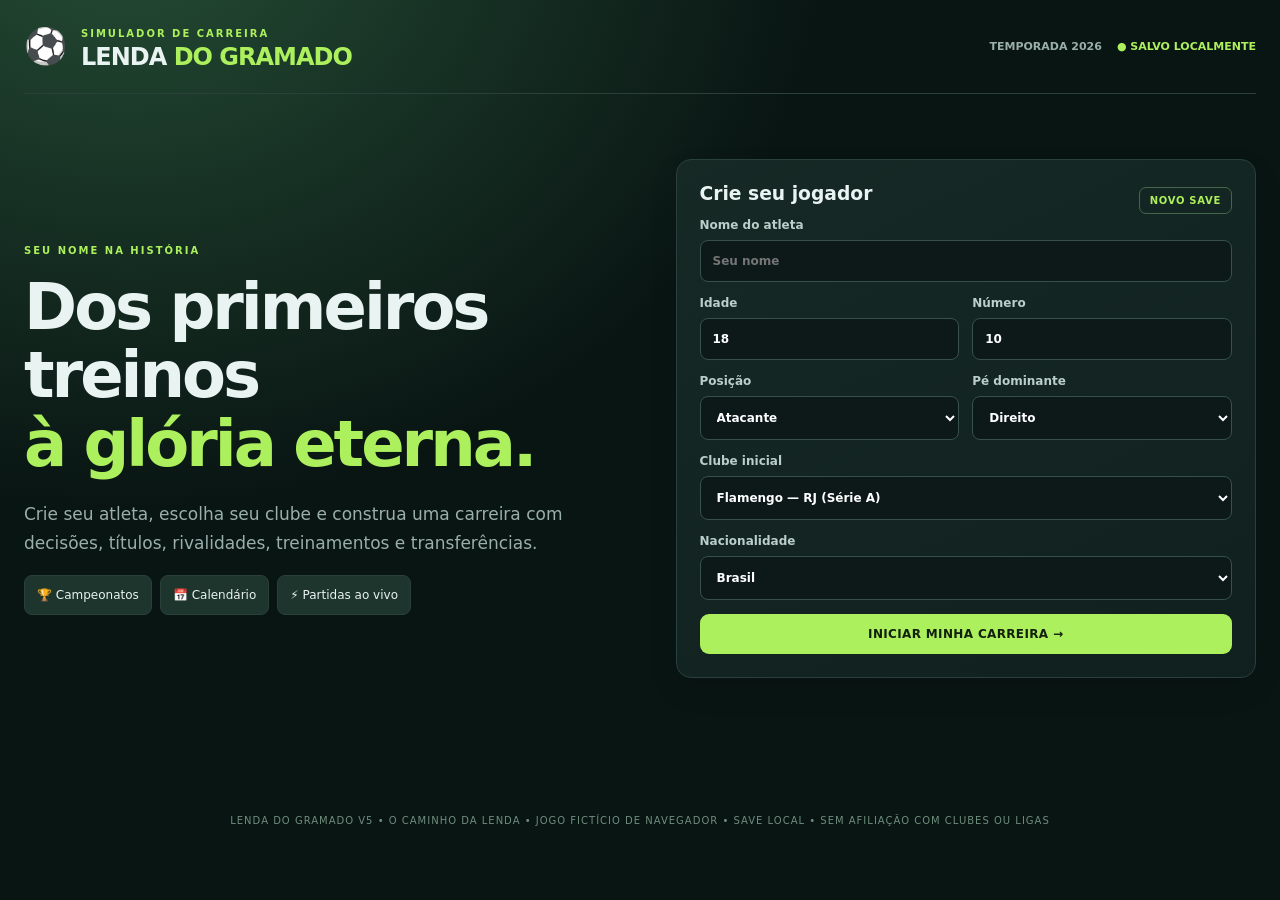
<file: index.html>
<!doctype html><html lang="pt-BR"><head><meta charset="utf-8"><meta name="viewport" content="width=device-width,initial-scale=1"><title>Lenda do Gramado — Carreira de Jogador</title><link rel="stylesheet" href="style.css"></head><body>
<div class="shell"><header class="top"><div class="brand"><span class="brand-icon">⚽</span><div><small>SIMULADOR DE CARREIRA</small><h1>LENDA <em>DO GRAMADO</em></h1></div></div><div class="topright"><span id="seasonLabel">TEMPORADA 2026</span><span id="saveLabel">● SALVO LOCALMENTE</span></div></header>
<section id="creation" class="create-screen"><div class="intro"><span class="eyebrow">SEU NOME NA HISTÓRIA</span><h2>Dos primeiros treinos<br><em>à glória eterna.</em></h2><p>Crie seu atleta, escolha seu clube e construa uma carreira com decisões, títulos, rivalidades, treinamentos e transferências.</p><div class="intro-cards"><span>🏆 Campeonatos</span><span>📅 Calendário</span><span>⚡ Partidas ao vivo</span></div></div><form id="createForm" class="panel create-form"><div class="paneltitle"><h3>Crie seu jogador</h3><span class="pill">NOVO SAVE</span></div><label>Nome do atleta<input id="nameInput" maxlength="28" required placeholder="Seu nome"></label><div class="two"><label>Idade<input id="ageInput" type="number" min="16" max="35" value="18" required></label><label>Número<input id="numberInput" type="number" min="1" max="99" value="10" required></label></div><div class="two"><label>Posição<select id="positionInput"><option value="ATA">Atacante</option><option value="PE">Ponta esquerda</option><option value="PD">Ponta direita</option><option value="MEI">Meia</option><option value="MC">Meio-campista</option><option value="VOL">Volante</option><option value="ZAG">Zagueiro</option><option value="LD">Lateral direito</option><option value="LE">Lateral esquerdo</option><option value="GOL">Goleiro</option></select></label><label>Pé dominante<select id="footInput"><option>Direito</option><option>Esquerdo</option><option>Ambos</option></select></label></div><label>Clube inicial<select id="clubInput"></select></label><button class="primary wide" type="submit">INICIAR MINHA CARREIRA →</button></form></section>
<div id="game" class="hidden"><nav class="nav" id="nav"><button data-page="career" class="selected">🏠 Minha carreira</button><button data-page="training">💪 Treinamentos</button><button data-page="competitions">🏆 Competições</button><button data-page="transfers">🔁 Transferências</button><button data-page="news">📰 Notícias</button><button data-page="history">📜 Histórico</button><button data-page="glory">🌟 Glória & Seleção</button><button data-page="media">🎙️ Bastidores</button><button data-page="v5">🌍 Mundo V5</button><button data-page="saves">💾 Saves</button></nav>
<main><section id="careerPage" class="page"><div class="sectionhead"><div><span class="eyebrow">O CAMINHO ATÉ A GLÓRIA</span><h2>Minha carreira</h2></div><div class="date-chip" id="todayChip"></div></div><div class="dashboard"><div class="panel profile"><div class="playerrow"><div class="avatar" id="avatar"><div class="head"></div><div class="jersey" id="jersey"><span id="jerseyNumber">10</span></div></div><div class="identity"><span class="eyebrow" id="playerPosition">ATA • BRASIL</span><h2 id="playerName">—</h2><div id="playerClub">—</div><p id="playerAge">—</p></div><div class="ovr"><strong id="ovr">60</strong><span>OVERALL</span></div></div><div class="metrics" id="careerMetrics"></div><div class="morals" id="morals"></div><h3>Atributos</h3><div class="attributes" id="attributes"></div><button id="retireBtn" class="danger">🏁 Encerrar carreira e aposentar</button></div><div class="rightstack"><div class="panel fixture"><div class="paneltitle"><h3>Próxima partida</h3><span class="pill" id="fixtureComp">—</span></div><p class="muted" id="fixtureDate">—</p><div class="versus"><div id="homeBadge" class="badgecrest">FC</div><div class="teams"><b id="homeName">—</b><span>VS</span><b id="awayName">—</b></div><div id="awayBadge" class="badgecrest">FC</div></div><div id="fixtureRound" class="center muted"></div><div class="buttonrow"><button id="playBtn" class="primary">▶ JOGAR</button><button id="simulateBtn" class="secondary">⏩ SIMULAR</button></div><p class="notice" id="fixtureNotice"></p></div><div class="panel calendar"><div class="paneltitle"><h3>📅 Calendário</h3><span id="calendarMonth" class="pill">—</span></div><div id="calendarGrid" class="calendargrid"></div><p class="muted" id="calendarMessage"></p><div class="buttonrow"><button id="advanceDayBtn" class="secondary">+ 1 dia</button><button id="advanceMatchBtn" class="secondary">⏩ Até a partida</button></div></div></div></div></section>
<section id="trainingPage" class="page hidden"><div class="sectionhead"><div><span class="eyebrow">EVOLUA ALÉM DOS 90 MINUTOS</span><h2>Centro de treinamento</h2></div><span id="trainingEnergy" class="date-chip"></span></div><div class="featuregrid" id="trainingCards"></div><div class="panel"><h3>Plano de evolução</h3><p class="muted">Treinos consomem energia e podem ser feitos novamente após descansar e avançar os dias. O overall acompanha seus atributos.</p></div></section>
<section id="competitionsPage" class="page hidden"><div class="sectionhead"><div><span class="eyebrow">DISPUTE CADA PONTO</span><h2>Campeonatos e tabelas</h2></div></div><div class="panel"><div class="filters"><label>Competição<select id="competitionSelect"></select></label><span class="muted">Classificações fictícias geradas pelo jogo</span></div><div id="competitionInfo"></div><div class="tablewrap"><table><thead><tr><th>#</th><th>Clube</th><th>J</th><th>V</th><th>E</th><th>D</th><th>GP</th><th>GC</th><th>SG</th><th>PTS</th></tr></thead><tbody id="standingsBody"></tbody></table></div></div><div class="panel"><h3>🏆 Sala de troféus</h3><div id="trophyRoom"></div></div></section>
<section id="transfersPage" class="page hidden"><div class="sectionhead"><div><span class="eyebrow">MERCADO DA BOLA</span><h2>Transferências</h2></div></div><div class="panel"><h3>Seu contrato</h3><div id="contractInfo"></div><div id="contractV2"></div><button id="requestTransferBtn" class="secondary">📩 Pedir ao empresário para procurar ofertas</button></div><div class="panel"><h3>Propostas recebidas</h3><div id="offers"></div></div></section>
<section id="newsPage" class="page hidden"><div class="sectionhead"><div><span class="eyebrow">PORTAL ESPORTIVO</span><h2>Notícias do futebol</h2></div></div><div class="panel" id="newsList"></div></section>
<section id="gloryPage" class="page hidden"><div class="sectionhead"><div><span class="eyebrow">RUMO À GLÓRIA</span><h2>Prêmios e seleção</h2></div></div><div class="panel"><h3>🌟 Reconhecimentos da carreira</h3><div id="awardsInfo"></div></div><div class="panel"><h3>🌎 Convocações e Copa do Mundo</h3><div id="nationalInfo"></div></div><div class="panel"><h3>🏟️ Competições continentais</h3><div id="continentalInfo"></div></div><div class="panel"><h3>🎖️ Capitão do time</h3><div id="captainInfo"></div></div></section><section id="mediaPage" class="page hidden"><div class="sectionhead"><div><span class="eyebrow">BASTIDORES</span><h2>Imprensa e rivalidades</h2></div></div><div class="panel"><h3>🎙️ Entrevista coletiva</h3><div id="interviewInfo"></div></div><div class="panel"><h3>⚔️ Rivais e respeito</h3><div id="rivalryInfo"></div></div></section><section id="historyPage" class="page hidden"><div class="sectionhead"><div><span class="eyebrow">SEU LEGADO</span><h2>Histórico de carreira</h2></div></div><div class="panel" id="historyContent"></div><div class="panel"><h3>📊 Estatísticas internacionais e prêmios</h3><div id="historyV2"></div></div></section><section id="v5Page" class="page hidden">
<div class="sectionhead"><div><span class="eyebrow">O CAMINHO DA LENDA</span><h2>🌍 Mundo V5</h2></div></div>
<div class="panel"><h3>🏆 Mundial de Clubes</h3><div id="v5World"></div></div>
<div class="panel"><h3>📈 Potencial e evolução</h3><div id="v5Potential"></div></div>
<div class="panel"><h3>🇧🇷 Seleção e eliminatórias</h3><div id="v5National"></div></div>
<div class="panel"><h3>🔥 Clássicos e rivalidades</h3><div id="v5Derby"></div></div>
<div class="panel"><h3>💬 Conversar com o treinador</h3><div id="v5Coach"></div></div>
<div class="panel"><h3>💰 Negociar transferências</h3><div id="v5Negotiation"></div></div>
<div class="panel"><h3>📜 Histórico de temporadas</h3><div id="v5History"></div></div>
<div class="panel"><h3>📰 Mercado e notícias do mundo</h3><div id="v5News"></div></div>
</section>
<section id="savesPage" class="page hidden"><div class="sectionhead"><div><span class="eyebrow">SUAS HISTÓRIAS</span><h2>💾 Carreiras salvas</h2></div></div><div class="panel"><p class="muted">Até 5 carreiras no armazenamento deste navegador. Trocar de carreira recarrega a página.</p><div id="v5Saves"></div></div></section></main></div>
<div id="matchOverlay" class="overlay hidden"><div class="matchmodal"><div class="matchbar"><span class="live">● AO VIVO</span><span id="clock">00'</span><span id="halfLabel">1º TEMPO</span></div><div class="scoreline"><div id="liveHomeName">CASA</div><strong id="score">0 × 0</strong><div id="liveAwayName">FORA</div></div><div class="pitch pitch-v2"><div class="pitchline"></div><div id="fieldPlayers"></div><div class="ball" id="movingBall">⚽</div><span id="pitchMinute">00'</span></div><div class="eventbox"><span class="eyebrow" id="eventLabel">PARTIDA</span><h3 id="eventHeading">A bola está rolando</h3><p id="eventDescription">Aguarde os próximos lances.</p><div id="eventChoices" class="choices"></div><p id="eventFeedback" class="feedback"></p></div><div class="buttonrow"><button id="resumeBtn" class="primary hidden">▶ CONTINUAR PARTIDA</button><button id="skipMatchBtn" class="secondary">⏩ ACELERAR RESTANTE</button></div><div class="ticker" id="matchTicker"></div></div></div>
<div id="storyOverlay" class="overlay hidden"><div class="dialog panel"><span class="eyebrow">FORA DAS QUATRO LINHAS</span><h2 id="storyHeading"></h2><p id="storyBody"></p><div id="storyButtons" class="choices"></div></div></div>
<div id="retirementOverlay" class="overlay hidden"><div class="dialog panel"><span class="eyebrow">FIM DE UMA ERA</span><h2>🏆 Sua lenda está escrita</h2><div id="retirementContent"></div><button id="restartBtn" class="primary wide">COMEÇAR UMA NOVA CARREIRA</button></div></div>
<footer>LENDA DO GRAMADO V5 • O CAMINHO DA LENDA • JOGO FICTÍCIO DE NAVEGADOR • SAVE LOCAL • SEM AFILIAÇÃO COM CLUBES OU LIGAS</footer></div><script src="script.js"></script><script src="v2.js"></script><script src="v3.js"></script><script src="v4.js"></script><script src="v5.js"></script></body></html>
</file>
<file: style.css>
:root{font-family:Inter,system-ui,-apple-system,Segoe UI,Arial,sans-serif;color:#e9f3f2;background:#091513;--panel:#132321;--line:#2a403b;--green:#adf05d;--muted:#9aafaa}*{box-sizing:border-box}body{margin:0;background:radial-gradient(ellipse at 10% -10%,#254d35 0%,transparent 43%),#091513}button,input,select{font:inherit}button{cursor:pointer;transition:.16s}button:disabled{opacity:.38;cursor:not-allowed}.hidden{display:none!important}.shell{max-width:1320px;margin:auto;padding:22px 24px 65px}.top{display:flex;align-items:center;justify-content:space-between;border-bottom:1px solid var(--line);padding-bottom:22px;gap:15px}.brand{display:flex;gap:13px;align-items:center}.brand-icon{font-size:35px}.brand small,.eyebrow{font-size:10px;letter-spacing:2px;font-weight:900;color:var(--green)}h1,h2,h3,p{margin-top:0}h1{font-size:24px;letter-spacing:-1px;margin:2px 0 0}h1 em,h2 em{color:var(--green);font-style:normal}.topright{display:flex;gap:15px;font-size:11px;font-weight:800;color:var(--muted)}.topright span:last-child{color:var(--green)}.create-screen{display:grid;grid-template-columns:1.05fr 1fr;gap:42px;align-items:center;min-height:74vh}.intro h2{font-size:clamp(38px,5vw,70px);line-height:1.07;letter-spacing:-3px;margin:15px 0 22px}.intro p{color:var(--muted);font-size:17px;line-height:1.7;max-width:540px}.intro-cards{display:flex;gap:8px;flex-wrap:wrap}.intro-cards span{background:#1d352c;border:1px solid var(--line);border-radius:8px;padding:12px;font-size:12px}.panel{background:linear-gradient(155deg,#162925,#10201e);border:1px solid var(--line);border-radius:15px;padding:23px;margin-bottom:17px;box-shadow:0 12px 30px #00000017}.paneltitle,.sectionhead{display:flex;justify-content:space-between;align-items:center;gap:12px}.paneltitle h3{margin:0 0 14px}.pill,.date-chip{display:inline-block;border:1px solid #44674b;border-radius:7px;padding:7px 10px;color:var(--green);font-size:10px;font-weight:900;letter-spacing:.7px}.create-form label,.filters label{display:block;font-size:12px;color:#bbceca;font-weight:750;margin-bottom:14px}.create-form input,.create-form select,.filters select{display:block;width:100%;margin-top:8px;background:#0c1918;color:white;border:1px solid #36514b;padding:13px 12px;border-radius:8px;outline:none}.create-form input:focus,.create-form select:focus{border-color:var(--green)}.two{display:grid;grid-template-columns:1fr 1fr;gap:13px}.primary,.secondary,.danger{border:0;border-radius:9px;padding:13px 16px;font-size:12px;font-weight:900;letter-spacing:.35px}.primary{background:var(--green);color:#12210d}.primary:hover{background:#d0ff92}.secondary{background:#263c35;color:#e7f3ec;border:1px solid #456153}.secondary:hover{background:#335146}.danger{background:#49252a;color:#ffc2c2;border:1px solid #7a4144;margin-top:18px}.wide{width:100%}.nav{display:flex;flex-wrap:wrap;gap:7px;margin:23px 0 30px}.nav button{border:1px solid #284239;border-radius:8px;background:#142722;color:#b2c8bd;padding:12px 16px;font-size:12px;font-weight:800}.nav button.selected{background:var(--green);color:#15230f;border-color:var(--green)}.sectionhead{margin-bottom:19px}.sectionhead h2{font-size:32px;margin:6px 0 0}.dashboard{display:grid;grid-template-columns:1.12fr .88fr;gap:17px}.rightstack{min-width:0}.playerrow{display:flex;align-items:center;gap:17px;padding:12px 0 22px;border-bottom:1px solid var(--line)}.avatar{position:relative;width:96px;height:110px;flex:none;overflow:hidden;background:linear-gradient(135deg,#29463b,#0e201b);border-radius:12px}.head{position:absolute;width:42px;height:47px;border-radius:45% 45% 48% 48%;background:#c88762;left:27px;top:13px;box-shadow:inset 0 10px #251d1a}.jersey{position:absolute;width:86px;height:63px;border-radius:35px 35px 6px 6px;bottom:-10px;left:5px;background:#d11d2a;border:2px solid #ffffff55;display:grid;place-items:center;font-size:24px;font-weight:900;text-shadow:0 2px 3px #0009}.identity{flex:1;min-width:0}.identity h2{font-size:24px;overflow-wrap:anywhere;margin:7px 0}.identity p{color:var(--muted);font-size:12px;margin:8px 0}.ovr{display:flex;flex-direction:column;text-align:center;gap:1px}.ovr strong{font-size:47px;color:var(--green)}.ovr span{font-size:9px;letter-spacing:1.4px}.metrics{display:grid;grid-template-columns:repeat(4,1fr);gap:7px;margin:19px 0}.metric{padding:12px 4px;text-align:center;border:1px solid var(--line);border-radius:9px;background:#0c1e1a}.metric strong{font-size:25px;display:block}.metric span{color:var(--muted);font-size:10px}.morals{display:grid;grid-template-columns:1fr 1fr;gap:12px;margin-bottom:20px}.morals label{display:block;font-size:11px;margin-bottom:6px}.bar{height:7px;background:#2b423b;border-radius:10px;overflow:hidden}.bar span{height:100%;background:var(--green);display:block;border-radius:10px}.attributes{display:grid;grid-template-columns:1fr 1fr;gap:9px}.attribute{display:flex;justify-content:space-between;background:#0b1d19;border-radius:6px;padding:11px;font-size:12px}.attribute b{color:var(--green)}.muted{color:var(--muted);font-size:12px;line-height:1.6}.center{text-align:center}.versus{display:flex;justify-content:space-between;align-items:center;gap:12px;margin:24px 0}.badgecrest{border:2px solid #ffffff40;border-radius:50%;background:#305642;width:59px;height:59px;display:grid;place-items:center;font-weight:900;font-size:15px;flex:none}.teams{display:flex;align-items:center;flex-direction:column;gap:6px;text-align:center;min-width:0}.teams b{font-size:15px}.teams span{color:var(--green);font-size:11px;font-weight:900}.buttonrow{display:flex;gap:9px;margin-top:16px}.buttonrow button{flex:1}.notice{font-size:11px;color:#a8c2b5;margin:15px 0 0}.calendargrid{display:grid;grid-template-columns:repeat(7,minmax(0,1fr));gap:4px;margin-top:15px}.day{border:1px solid #2c453c;background:#0c1c18;min-height:41px;border-radius:6px;display:flex;justify-content:center;align-items:center;font-size:11px;position:relative}.day.heading{min-height:20px;border:0;background:transparent;color:#9eaea7;font-size:9px}.day.today{outline:2px solid var(--green);color:var(--green)}.day.matchday:after{content:'●';position:absolute;bottom:1px;color:#f2b85b;font-size:9px}.featuregrid{display:grid;grid-template-columns:repeat(3,1fr);gap:15px}.featuregrid .panel{margin:0}.featuregrid h3{margin:14px 0 8px}.featuregrid p{min-height:64px}.featuregrid button{width:100%}.filters{display:flex;justify-content:space-between;align-items:center;gap:15px;flex-wrap:wrap}.filters select{min-width:260px}.tablewrap{overflow:auto}table{border-collapse:collapse;width:100%;font-size:12px;white-space:nowrap}th,td{padding:12px 8px;text-align:center;border-bottom:1px solid #2a403b}th:nth-child(2),td:nth-child(2){text-align:left}th{font-size:10px;color:#a5bdb0}tr.myteam{background:#27442f;color:var(--green);font-weight:900}.newsitem,.offer,.historyitem{border-bottom:1px solid var(--line);padding:15px 0}.newsitem:last-child,.offer:last-child{border:0}.newsitem small{color:var(--green);font-size:10px}.newsitem h3{margin:7px 0}.newsitem p{color:var(--muted);font-size:12px}.offer .buttonrow{max-width:340px}.trophy{display:inline-block;margin:5px 8px 5px 0;padding:10px 14px;background:#293c27;border:1px solid #627b3e;border-radius:9px;font-size:12px}.overlay{position:fixed;inset:0;z-index:20;background:#020a09e8;display:flex;align-items:center;justify-content:center;padding:15px;overflow:auto}.matchmodal{width:min(720px,100%);max-height:95vh;overflow:auto;background:#12231e;border:1px solid #4d7054;border-radius:16px;padding:23px}.matchbar{display:flex;justify-content:space-between;font-size:12px;font-weight:900;align-items:center}.live{color:#ff6b66}.matchbar #clock{font-size:27px;color:var(--green)}.scoreline{display:flex;justify-content:space-between;align-items:center;gap:10px;text-align:center;margin:20px 0}.scoreline div{flex:1;font-size:13px;font-weight:900}.scoreline strong{font-size:38px}.pitch{height:135px;background:repeating-linear-gradient(90deg,#265c37 0,#265c37 60px,#2e6740 60px,#2e6740 120px);border:3px solid #ffffff4a;border-radius:8px;position:relative;overflow:hidden;display:grid;place-items:center}.pitchline{position:absolute;border:2px solid #ffffff55;width:120px;height:120px;border-radius:50%}.pitch:before{content:'';position:absolute;height:100%;width:2px;background:#ffffff55}.ball{position:relative;font-size:35px;animation:bounce 3s infinite alternate ease-in-out}#pitchMinute{position:absolute;bottom:8px;right:10px;font-weight:900}@keyframes bounce{from{transform:translateX(-90px)}to{transform:translateX(90px)}}.eventbox{padding:18px 0;min-height:155px}.eventbox h3{font-size:22px;margin:9px 0}.eventbox p{font-size:13px;color:#bed2c6}.choices{display:flex;gap:8px;flex-wrap:wrap}.choices button{flex:1;min-width:145px;background:#2b4937;color:#e7f3e9;border:1px solid #64846a;padding:13px;border-radius:8px;font-weight:800;font-size:12px}.choices button:hover{background:#436c4a}.feedback{color:var(--green)!important;font-weight:800}.ticker{font-size:11px;color:#a9c4b2;margin-top:16px;max-height:100px;overflow:auto}.ticker div{border-bottom:1px solid #ffffff13;padding:5px}.dialog{max-width:540px;width:100%;max-height:92vh;overflow:auto}.dialog h2{font-size:28px}.dialog p{line-height:1.65;color:#bdd2c7}.dialog .choices{margin-top:18px}footer{color:#6f8d7d;text-align:center;font-size:10px;margin:55px 0 0;letter-spacing:1px}@media(max-width:900px){.create-screen,.dashboard{grid-template-columns:1fr}.featuregrid{grid-template-columns:repeat(2,1fr)}.intro{padding-top:45px}.topright{flex-direction:column;gap:4px}}@media(max-width:550px){.shell{padding:15px 12px}.featuregrid{grid-template-columns:1fr}.topright span:first-child{display:none}.brand h1{font-size:17px}.sectionhead h2{font-size:26px}.panel{padding:16px}.metrics{grid-template-columns:repeat(2,1fr)}.avatar{width:72px;height:91px}.head{left:16px}.jersey{left:-6px}.ovr strong{font-size:36px}.identity h2{font-size:18px}.nav button{padding:10px;font-size:11px}.intro h2{letter-spacing:-1px}.scoreline strong{font-size:28px}}


/* V2: Campo tático, contratos e premiações */
.pitch-v2{position:relative;overflow:hidden;min-height:225px;background:repeating-linear-gradient(90deg,#1d794f 0 14%,#238657 14% 28%);border:3px solid #b7ebc9;border-radius:14px}
.pitch-v2:before{content:"";position:absolute;inset:8% 3%;border:2px solid #ffffff88;pointer-events:none}
.pitch-v2:after{content:"";position:absolute;left:50%;top:50%;width:80px;height:80px;border:2px solid #ffffff88;border-radius:50%;transform:translate(-50%,-50%);pointer-events:none}
#fieldPlayers{position:absolute;inset:0;pointer-events:none}.field-player{position:absolute;width:15px;height:15px;border:2px solid #fff9;border-radius:50%;transform:translate(-50%,-50%);box-shadow:0 1px 6px #0008;transition:left .58s linear,top .58s linear;z-index:2}.field-player.home{background:#ec5a51}.field-player.away{background:#67baff}.field-player.hero{background:#ffdb62;border-color:#fff;box-shadow:0 0 0 5px #ffda6644}.pitch-v2 .ball{position:absolute;z-index:4;top:50%;left:50%;transition:left .58s linear,top .58s linear;transform:translate(-50%,-50%);font-size:20px;pointer-events:none}
.v2-card{background:#ffffff0b;border:1px solid #ffffff1b;border-radius:13px;padding:14px;margin:10px 0}.v2-card h4{margin:0 0 8px}.v2-card p{margin:6px 0}.v2-actions{display:flex;flex-wrap:wrap;gap:8px;margin-top:10px}.v2-actions button{width:auto;max-width:100%}.v2-tag{display:inline-block;border:1px solid #ffffff44;padding:4px 9px;border-radius:99px;margin:3px;font-size:12px}.v2-grid{display:grid;grid-template-columns:repeat(auto-fit,minmax(180px,1fr));gap:10px}.v2-stat{padding:14px;border-radius:12px;background:#ffffff0c;border:1px solid #ffffff22}.v2-stat strong{display:block;font-size:23px}.v2-subtle{opacity:.7;font-size:13px}
@media(max-width:600px){.pitch-v2{min-height:180px}.field-player{width:11px;height:11px}}
/* V3: campo 2D, vestiário, carreira de técnico e redes */
.v3grid{display:grid;grid-template-columns:repeat(auto-fit,minmax(235px,1fr));gap:14px;margin:15px 0}.v3card{background:var(--panel,#16263a);border:1px solid rgba(160,190,220,.22);border-radius:14px;padding:17px}.v3card h3{margin:0 0 10px}.v3card p{margin:8px 0}.v3post{border-bottom:1px solid rgba(150,180,210,.2);padding:12px 0}.v3post small{display:block;opacity:.7}.v3table{overflow:auto}.v3table table{width:100%;border-collapse:collapse}.v3table th,.v3table td{text-align:left;padding:9px;border-bottom:1px solid rgba(160,180,200,.2)}#v3Field{margin:12px 0;text-align:center}.v3fieldTitle{font-size:12px;letter-spacing:.05em;font-weight:800;margin:8px 0}#v3Canvas{display:block;width:min(100%,720px);height:auto;margin:auto;border:3px solid #d6e2d8;border-radius:10px;box-shadow:0 8px 22px #0006;outline:none;touch-action:none}.v3Controls{display:flex;justify-content:center;flex-wrap:wrap;gap:9px;margin:12px 0}#v3Toast{position:fixed;z-index:9999;bottom:18px;left:50%;transform:translate(-50%,15px);padding:13px 20px;border-radius:12px;background:#183b2c;color:#fff;opacity:0;pointer-events:none;transition:opacity .2s,transform .2s;box-shadow:0 5px 30px #0007;max-width:90vw;text-align:center}#v3Toast.visible{opacity:1;transform:translate(-50%,0)}@media(max-width:620px){.v3grid{grid-template-columns:1fr}.v3fieldTitle{font-size:10px}}
/* Campo 2D aprimorado */
.pitch-mobile{display:none;margin:12px auto;max-width:350px}.pitch-pad button{min-width:58px;min-height:48px;margin:3px;font-size:20px;touch-action:none}.pitch-mobile p{font-size:12px;opacity:.7}@media (pointer:coarse),(max-width:650px){.pitch-mobile{display:block}}#v3Canvas{background:#176f45}

/* V3 narrativa: sem campo 2D; placar e eventos continuam visíveis. */
#matchOverlay .pitch, #v3Field { display:none !important; }
#matchOverlay .eventbox { margin-top:16px; }
/* V4: interface responsiva para vida pessoal, patrocinadores e estatísticas */
.v4grid{display:grid;grid-template-columns:repeat(auto-fit,minmax(220px,1fr));gap:14px;margin:14px 0}.v4card{background:rgba(120,155,170,.075);border:1px solid rgba(135,166,180,.18);border-radius:14px;padding:16px;min-width:0}.v4card h3{margin:0 0 12px;font-size:1.02rem}.v4card p{line-height:1.45}.v4card button{margin-top:10px;max-width:100%}.v4progress{height:10px;border-radius:20px;background:rgba(160,170,190,.25);overflow:hidden}.v4progress span{display:block;height:100%;background:linear-gradient(90deg,#44c978,#d9f06a);border-radius:20px}.v4ceremony{padding:14px;border-bottom:1px solid rgba(135,166,180,.2)}.v4ceremony h4{margin:0 0 6px}.v4lineup{margin-top:0}.v4lineup h3{margin-top:0}@media(max-width:700px){.v4grid{grid-template-columns:1fr}}

/* Lenda do Gramado V5 */
.v5offer{padding:16px;border:1px solid rgba(155,170,185,.22);border-radius:12px;margin:12px 0;background:rgba(100,130,160,.07)}
.v5offer h3{margin:0 0 8px}
.v5offer p{margin:7px 0}
.v5rows{max-height:240px;overflow:auto}
#v5Page .panel,#savesPage .panel{margin-bottom:16px}
#v5Page button,#savesPage button{margin:4px}
#v5Saves input[type=file]{display:block;margin:10px 0;max-width:100%}
</file>
